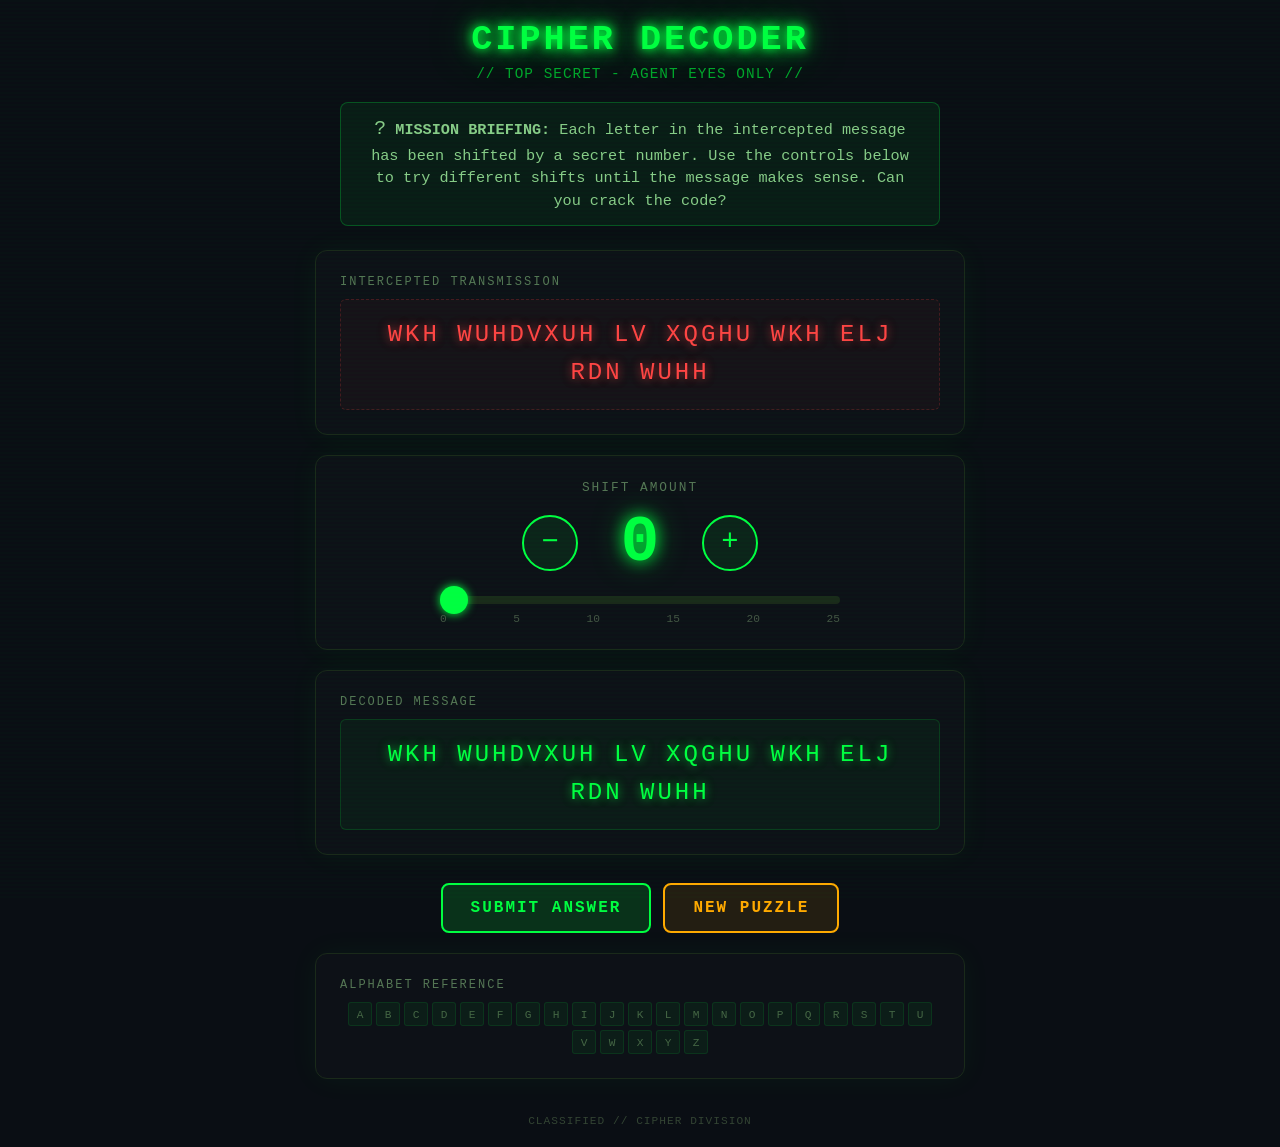
<file: static/games/cipher/index.html>
<!DOCTYPE html>
<html lang="en">
<head>
<meta charset="UTF-8">
<meta name="viewport" content="width=device-width, initial-scale=1.0">
<title>Secret Agent Cipher Decoder</title>
<style>
  @import url('');
  * { margin: 0; padding: 0; box-sizing: border-box; }

  body {
    background: #0a0e14;
    color: #e0e0e0;
    font-family: 'Courier New', Courier, monospace;
    min-height: 100vh;
    display: flex;
    flex-direction: column;
    align-items: center;
    padding: 20px;
    overflow-x: hidden;
  }

  /* Scanline overlay */
  body::after {
    content: '';
    position: fixed;
    top: 0; left: 0; right: 0; bottom: 0;
    background: repeating-linear-gradient(
      0deg,
      transparent,
      transparent 2px,
      rgba(0, 255, 65, 0.015) 2px,
      rgba(0, 255, 65, 0.015) 4px
    );
    pointer-events: none;
    z-index: 1000;
  }

  h1 {
    font-size: clamp(1.4rem, 5vw, 2.2rem);
    color: #00ff41;
    text-shadow: 0 0 10px #00ff41, 0 0 20px #00ff41, 0 0 40px #00882a;
    text-align: center;
    margin-bottom: 6px;
    letter-spacing: 3px;
    text-transform: uppercase;
  }

  .subtitle {
    color: #00cc33;
    font-size: clamp(0.7rem, 2.5vw, 0.9rem);
    text-align: center;
    margin-bottom: 20px;
    opacity: 0.8;
    letter-spacing: 1px;
  }

  .hint-box {
    background: rgba(0, 255, 65, 0.06);
    border: 1px solid rgba(0, 255, 65, 0.25);
    border-radius: 8px;
    padding: 12px 20px;
    max-width: 600px;
    width: 100%;
    text-align: center;
    margin-bottom: 24px;
    color: #88cc88;
    font-size: clamp(0.8rem, 2.5vw, 0.95rem);
    line-height: 1.5;
  }

  .hint-box .icon { font-size: 1.3em; }

  .panel {
    background: #0d1117;
    border: 1px solid #1a2a1a;
    border-radius: 12px;
    padding: 24px;
    max-width: 650px;
    width: 100%;
    margin-bottom: 20px;
    box-shadow: 0 0 30px rgba(0, 255, 65, 0.05);
  }

  .label {
    font-size: 0.75rem;
    text-transform: uppercase;
    letter-spacing: 2px;
    color: #557755;
    margin-bottom: 10px;
  }

  .encrypted-text {
    font-family: 'Courier New', Courier, monospace;
    font-size: clamp(1rem, 3.5vw, 1.5rem);
    color: #ff4444;
    text-shadow: 0 0 8px rgba(255, 68, 68, 0.5), 0 0 16px rgba(255, 68, 68, 0.2);
    letter-spacing: 3px;
    word-break: break-word;
    line-height: 1.6;
    padding: 16px;
    background: rgba(255, 68, 68, 0.04);
    border: 1px dashed rgba(255, 68, 68, 0.2);
    border-radius: 6px;
    text-align: center;
    animation: flicker 4s infinite alternate;
  }

  @keyframes flicker {
    0%, 95% { opacity: 1; }
    96% { opacity: 0.85; }
    97% { opacity: 1; }
    98% { opacity: 0.9; }
    100% { opacity: 1; }
  }

  .decoded-text {
    font-family: 'Courier New', Courier, monospace;
    font-size: clamp(1rem, 3.5vw, 1.5rem);
    color: #00ff41;
    text-shadow: 0 0 8px rgba(0, 255, 65, 0.5), 0 0 16px rgba(0, 255, 65, 0.2);
    letter-spacing: 3px;
    word-break: break-word;
    line-height: 1.6;
    padding: 16px;
    background: rgba(0, 255, 65, 0.04);
    border: 1px solid rgba(0, 255, 65, 0.15);
    border-radius: 6px;
    text-align: center;
    min-height: 60px;
    transition: all 0.2s ease;
  }

  .shift-controls {
    display: flex;
    flex-direction: column;
    align-items: center;
    gap: 16px;
  }

  .shift-display {
    font-size: clamp(2.5rem, 8vw, 4rem);
    color: #00ff41;
    text-shadow: 0 0 15px #00ff41, 0 0 30px #00882a;
    font-weight: bold;
    width: 100px;
    text-align: center;
    line-height: 1;
  }

  .shift-label-text {
    font-size: 0.8rem;
    color: #557755;
    text-transform: uppercase;
    letter-spacing: 2px;
  }

  .button-row {
    display: flex;
    gap: 12px;
    align-items: center;
    flex-wrap: wrap;
    justify-content: center;
  }

  .shift-btn {
    width: 56px;
    height: 56px;
    border-radius: 50%;
    border: 2px solid #00ff41;
    background: rgba(0, 255, 65, 0.08);
    color: #00ff41;
    font-size: 1.8rem;
    font-family: 'Courier New', monospace;
    cursor: pointer;
    display: flex;
    align-items: center;
    justify-content: center;
    transition: all 0.15s ease;
    user-select: none;
    -webkit-tap-highlight-color: transparent;
  }

  .shift-btn:hover {
    background: rgba(0, 255, 65, 0.2);
    box-shadow: 0 0 15px rgba(0, 255, 65, 0.3);
  }

  .shift-btn:active {
    transform: scale(0.92);
    background: rgba(0, 255, 65, 0.3);
  }

  .slider-wrap {
    width: 100%;
    max-width: 400px;
  }

  input[type="range"] {
    -webkit-appearance: none;
    appearance: none;
    width: 100%;
    height: 8px;
    background: #1a2a1a;
    border-radius: 4px;
    outline: none;
    cursor: pointer;
  }

  input[type="range"]::-webkit-slider-thumb {
    -webkit-appearance: none;
    appearance: none;
    width: 28px;
    height: 28px;
    border-radius: 50%;
    background: #00ff41;
    box-shadow: 0 0 10px #00ff41;
    cursor: pointer;
  }

  input[type="range"]::-moz-range-thumb {
    width: 28px;
    height: 28px;
    border-radius: 50%;
    background: #00ff41;
    box-shadow: 0 0 10px #00ff41;
    cursor: pointer;
    border: none;
  }

  .slider-labels {
    display: flex;
    justify-content: space-between;
    font-size: 0.7rem;
    color: #445544;
    margin-top: 4px;
  }

  .action-buttons {
    display: flex;
    gap: 12px;
    justify-content: center;
    flex-wrap: wrap;
    margin-top: 8px;
  }

  .btn {
    padding: 14px 28px;
    border-radius: 8px;
    font-family: 'Courier New', monospace;
    font-size: clamp(0.85rem, 2.5vw, 1rem);
    font-weight: bold;
    text-transform: uppercase;
    letter-spacing: 2px;
    cursor: pointer;
    transition: all 0.2s ease;
    user-select: none;
    -webkit-tap-highlight-color: transparent;
  }

  .btn-submit {
    background: rgba(0, 255, 65, 0.15);
    border: 2px solid #00ff41;
    color: #00ff41;
  }

  .btn-submit:hover {
    background: rgba(0, 255, 65, 0.3);
    box-shadow: 0 0 20px rgba(0, 255, 65, 0.3);
  }

  .btn-submit:active {
    transform: scale(0.96);
  }

  .btn-new {
    background: rgba(255, 170, 0, 0.1);
    border: 2px solid #ffaa00;
    color: #ffaa00;
  }

  .btn-new:hover {
    background: rgba(255, 170, 0, 0.25);
    box-shadow: 0 0 20px rgba(255, 170, 0, 0.2);
  }

  .btn-new:active {
    transform: scale(0.96);
  }

  .alphabet-ref {
    display: flex;
    flex-wrap: wrap;
    justify-content: center;
    gap: 4px;
    margin-top: 6px;
  }

  .alphabet-ref span {
    display: inline-block;
    width: 24px;
    height: 24px;
    line-height: 24px;
    text-align: center;
    font-size: 0.7rem;
    border-radius: 3px;
    background: rgba(0, 255, 65, 0.05);
    border: 1px solid rgba(0, 255, 65, 0.1);
    color: #446644;
  }

  .footer-note {
    margin-top: 16px;
    font-size: 0.7rem;
    color: #334433;
    text-align: center;
    letter-spacing: 1px;
  }

  @media (max-width: 480px) {
    body { padding: 12px; }
    .panel { padding: 16px; }
    .encrypted-text, .decoded-text {
      letter-spacing: 2px;
      padding: 12px;
    }
    .shift-btn { width: 48px; height: 48px; font-size: 1.5rem; }
  }
</style>
</head>
<body>

<h1>Cipher Decoder</h1>
<p class="subtitle">// TOP SECRET - AGENT EYES ONLY //</p>

<div class="hint-box">
  <span class="icon">?</span> <strong>MISSION BRIEFING:</strong> Each letter in the intercepted message has been shifted by a secret number. Use the controls below to try different shifts until the message makes sense. Can you crack the code?
</div>

<div class="panel">
  <div class="label">Intercepted Transmission</div>
  <div class="encrypted-text" id="encrypted"></div>
</div>

<div class="panel">
  <div class="shift-controls">
    <div class="shift-label-text">Shift Amount</div>
    <div class="button-row">
      <button class="shift-btn" id="btnMinus" aria-label="Decrease shift">&minus;</button>
      <div class="shift-display" id="shiftNum">0</div>
      <button class="shift-btn" id="btnPlus" aria-label="Increase shift">+</button>
    </div>
    <div class="slider-wrap">
      <input type="range" id="shiftSlider" min="0" max="25" value="0">
      <div class="slider-labels"><span>0</span><span>5</span><span>10</span><span>15</span><span>20</span><span>25</span></div>
    </div>
  </div>
</div>

<div class="panel">
  <div class="label">Decoded Message</div>
  <div class="decoded-text" id="decoded">---</div>
</div>

<div class="action-buttons">
  <button class="btn btn-submit" id="btnSubmit">Submit Answer</button>
  <button class="btn btn-new" id="btnNew">New Puzzle</button>
</div>

<div class="panel" style="margin-top: 20px;">
  <div class="label">Alphabet Reference</div>
  <div class="alphabet-ref" id="alphaRef"></div>
</div>

<p class="footer-note">CLASSIFIED // CIPHER DIVISION</p>

<script>
(function() {
  var puzzles = [
    { plain: "THE TREASURE IS UNDER THE BIG OAK TREE", shift: 3 },
    { plain: "LOOK BEHIND THE PAINTING IN THE HALLWAY", shift: 7 },
    { plain: "CHECK INSIDE THE BLUE COOKIE JAR", shift: 13 },
    { plain: "THE SECRET WORD IS ADVENTURE", shift: 5 },
    { plain: "FOLLOW THE PATH TO THE GARDEN GATE", shift: 11 }
  ];

  var currentPuzzle = null;
  var currentShift = 0;
  var lastIndex = -1;

  var elEncrypted = document.getElementById('encrypted');
  var elDecoded = document.getElementById('decoded');
  var elShiftNum = document.getElementById('shiftNum');
  var elSlider = document.getElementById('shiftSlider');
  var elAlphaRef = document.getElementById('alphaRef');

  // Build alphabet reference
  for (var i = 0; i < 26; i++) {
    var s = document.createElement('span');
    s.textContent = String.fromCharCode(65 + i);
    elAlphaRef.appendChild(s);
  }

  function caesarShift(text, shift) {
    var result = '';
    for (var i = 0; i < text.length; i++) {
      var c = text.charCodeAt(i);
      if (c >= 65 && c <= 90) {
        result += String.fromCharCode(((c - 65 + shift) % 26 + 26) % 26 + 65);
      } else if (c >= 97 && c <= 122) {
        result += String.fromCharCode(((c - 97 + shift) % 26 + 26) % 26 + 97);
      } else {
        result += text[i];
      }
    }
    return result;
  }

  function encrypt(text, shift) {
    return caesarShift(text, shift);
  }

  function decrypt(text, shift) {
    return caesarShift(text, -shift);
  }

  function loadPuzzle() {
    var idx;
    do {
      idx = Math.floor(Math.random() * puzzles.length);
    } while (idx === lastIndex && puzzles.length > 1);
    lastIndex = idx;

    currentPuzzle = puzzles[idx];
    currentShift = 0;

    var cipherText = encrypt(currentPuzzle.plain, currentPuzzle.shift);
    elEncrypted.textContent = cipherText;

    elSlider.value = 0;
    updateDisplay();
  }

  function updateDisplay() {
    elShiftNum.textContent = currentShift;
    elSlider.value = currentShift;

    var cipherText = elEncrypted.textContent;
    var decoded = decrypt(cipherText, currentShift);
    elDecoded.textContent = decoded;

    // Glow brighter when correct
    if (decoded === currentPuzzle.plain) {
      elDecoded.style.textShadow = '0 0 10px #00ff41, 0 0 20px #00ff41, 0 0 40px #00ff41';
    } else {
      elDecoded.style.textShadow = '0 0 8px rgba(0,255,65,0.5), 0 0 16px rgba(0,255,65,0.2)';
    }
  }

  function setShift(val) {
    currentShift = ((val % 26) + 26) % 26;
    updateDisplay();
  }

  document.getElementById('btnPlus').addEventListener('click', function() {
    setShift(currentShift + 1);
  });

  document.getElementById('btnMinus').addEventListener('click', function() {
    setShift(currentShift - 1);
  });

  elSlider.addEventListener('input', function() {
    setShift(parseInt(this.value, 10));
  });

  document.getElementById('btnSubmit').addEventListener('click', function() {
    var decoded = decrypt(elEncrypted.textContent, currentShift);
    if (decoded === currentPuzzle.plain) {
      window.alert("Great Job Children! You cracked the code!");
    } else {
      window.alert("Not quite right... Keep trying different shifts!");
    }
  });

  document.getElementById('btnNew').addEventListener('click', function() {
    loadPuzzle();
  });

  // Keyboard support
  document.addEventListener('keydown', function(e) {
    if (e.key === 'ArrowRight' || e.key === 'ArrowUp') {
      e.preventDefault();
      setShift(currentShift + 1);
    } else if (e.key === 'ArrowLeft' || e.key === 'ArrowDown') {
      e.preventDefault();
      setShift(currentShift - 1);
    } else if (e.key === 'Enter') {
      document.getElementById('btnSubmit').click();
    }
  });

  loadPuzzle();
})();
</script>
</body>
</html>
</file>
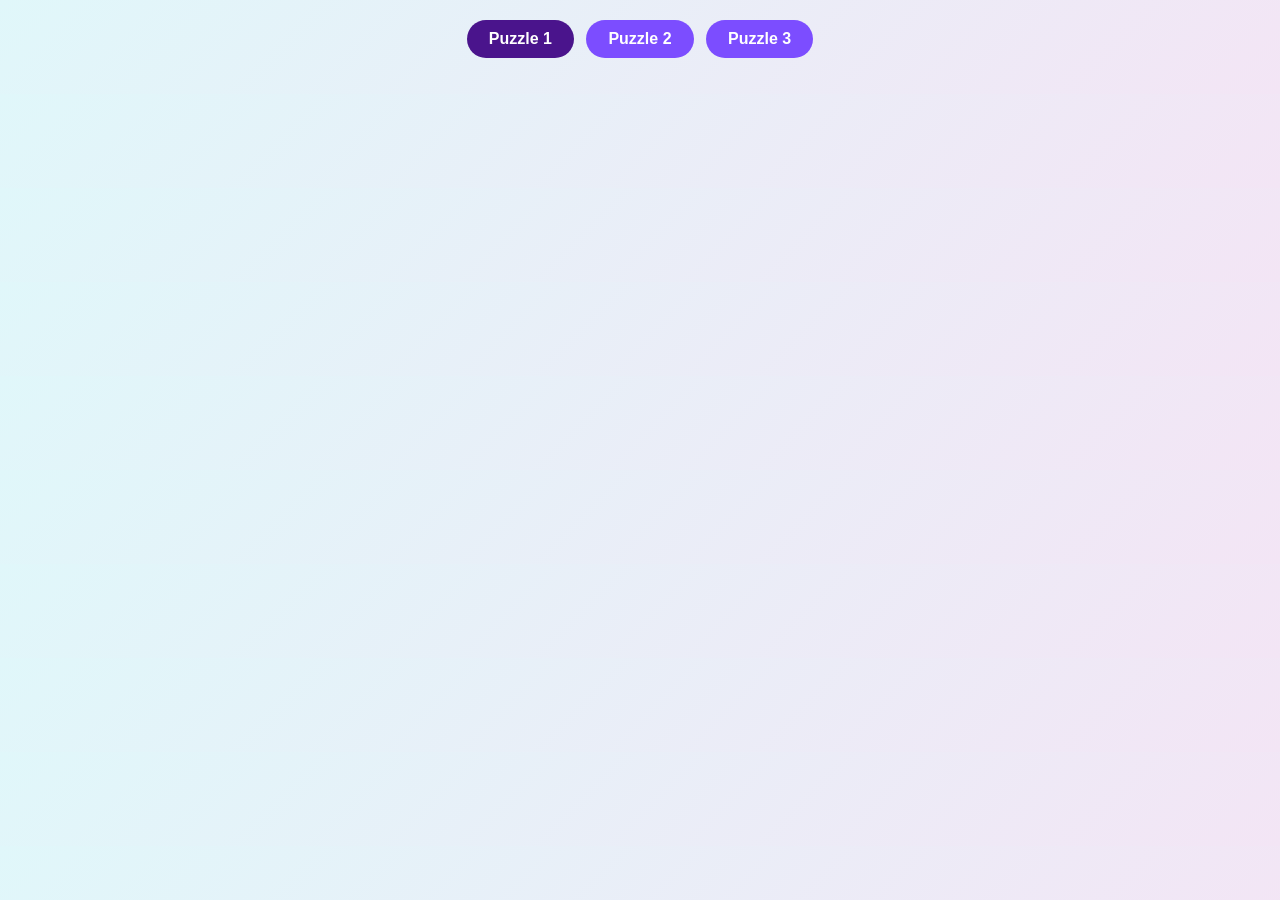
<file: static/games/crossword/index.html>
<!DOCTYPE html>
<html lang="en">
<head>
<meta charset="UTF-8">
<meta name="viewport" content="width=device-width, initial-scale=1.0">
<title>Crossword Puzzle</title>
<script src="https://viresh-ratnakar.github.io/exolve-m.js"></script>
<link rel="stylesheet" href="https://viresh-ratnakar.github.io/exolve-m.css">
<style>
body {
  font-family: 'Segoe UI', sans-serif;
  background: linear-gradient(135deg, #e0f7fa, #f3e5f5);
  margin: 0;
  padding: 16px;
}
.puzzle-picker {
  text-align: center;
  margin-bottom: 16px;
}
.puzzle-picker button {
  padding: 10px 22px;
  font-size: 1rem;
  border: none;
  border-radius: 24px;
  cursor: pointer;
  font-weight: 600;
  background: #7c4dff;
  color: #fff;
  margin: 4px;
  transition: transform 0.1s;
}
.puzzle-picker button:hover { transform: translateY(-1px); }
.puzzle-picker button.active { background: #4a148c; }
.puzzle-container { display: none; }
.puzzle-container.active { display: block; }
</style>
</head>
<body>

<div class="puzzle-picker">
  <button onclick="showPuzzle(0)" id="btn0">Puzzle 1</button>
  <button onclick="showPuzzle(1)" id="btn1">Puzzle 2</button>
  <button onclick="showPuzzle(2)" id="btn2">Puzzle 3</button>
</div>

<div class="puzzle-container active" id="puzzle0">
<script type="text/exolve">
exolve-begin
  exolve-id: crossword-001
  exolve-title: Crossword 1
  exolve-setter: Big Bunny
  exolve-width: 9
  exolve-height: 3
  exolve-grid:
    ALSO.AREA
    R..D.R..D
    MAKE.KIND
  exolve-across:
    1 In addition; too (4)
    5 A region or space (4)
    7 To create or build (4)
    8 Friendly and caring (4)
  exolve-down:
    1 Your body part between shoulder and hand (3)
    2 A type of poem (3)
    5 Noah's boat (3)
    6 Put numbers together (3)
exolve-end
</script>
</div>

<div class="puzzle-container" id="puzzle1">
<script type="text/exolve">
exolve-begin
  exolve-id: crossword-002
  exolve-title: Crossword 2
  exolve-setter: Big Bunny
  exolve-width: 9
  exolve-height: 3
  exolve-grid:
    GRAY.BUZZ
    N..E.U..E
    UNIT.YARN
  exolve-across:
    1 Color between black and white (4)
    5 The sound a bee makes (4)
    7 One single thing (4)
    8 String for knitting (4)
  exolve-down:
    1 A wildebeest (3)
    2 Still; up to now (3)
    5 To purchase something (3)
    6 A peaceful Japanese garden idea (3)
exolve-end
</script>
</div>

<div class="puzzle-container" id="puzzle2">
<script type="text/exolve">
exolve-begin
  exolve-id: crossword-003
  exolve-title: Crossword 3
  exolve-setter: Big Bunny
  exolve-width: 9
  exolve-height: 3
  exolve-grid:
    BEEF.THAN
    A..E.A..O
    READ.BEAT
  exolve-across:
    1 Meat from a cow (4)
    5 Bigger ___ a breadbox (4)
    7 Look at words in a book (4)
    8 The rhythm of music (4)
  exolve-down:
    1 At a pub, you sit at the ___ (3)
    2 Gave food to (3)
    5 Taxi cab (3)
    6 Opposite of yes (3)
exolve-end
</script>
</div>

<script>
function showPuzzle(idx) {
  document.querySelectorAll('.puzzle-container').forEach((el, i) => {
    el.classList.toggle('active', i === idx);
  });
  document.querySelectorAll('.puzzle-picker button').forEach((btn, i) => {
    btn.classList.toggle('active', i === idx);
  });
}
showPuzzle(0);
</script>
</body>
</html>
</file>
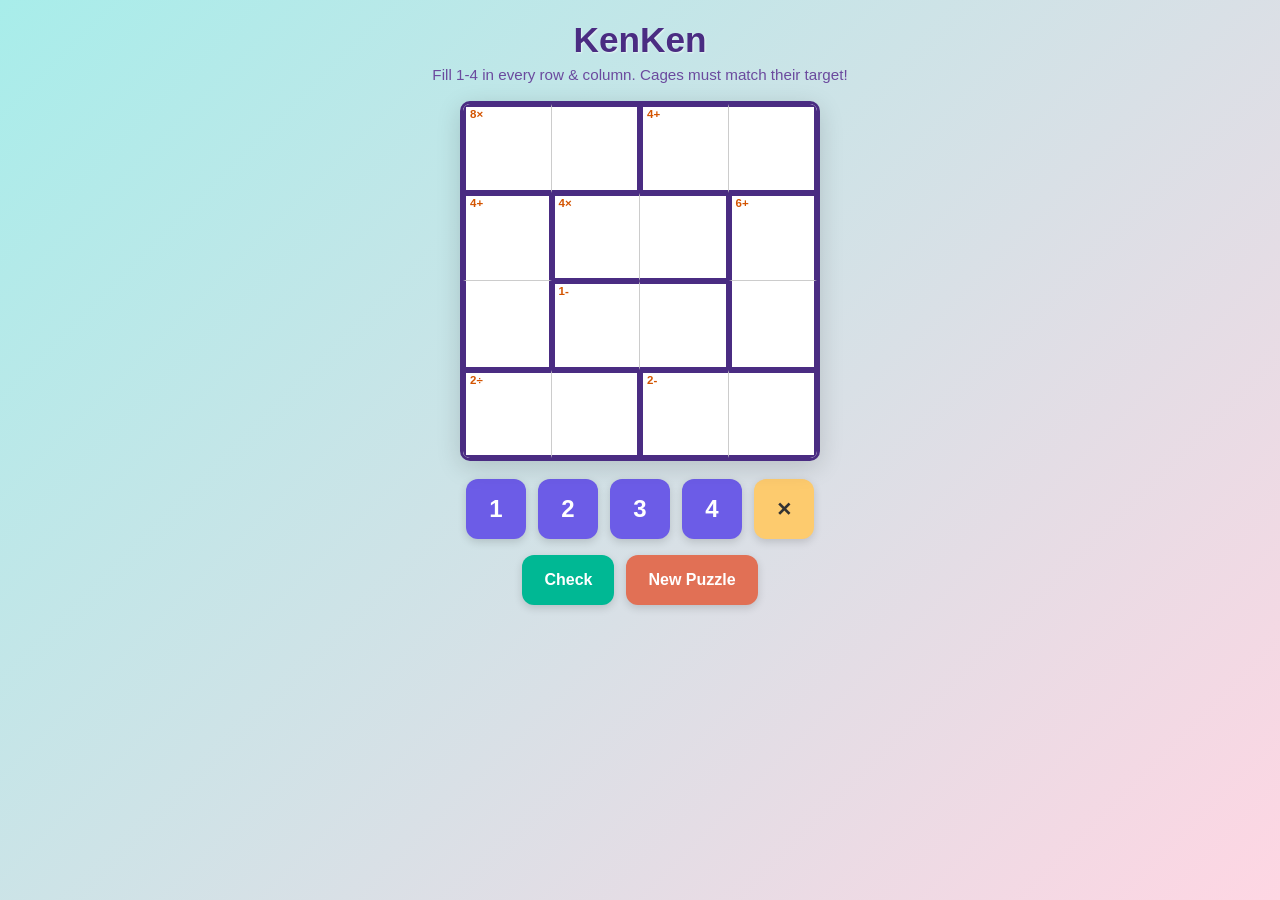
<file: static/games/kenken/index.html>
<!DOCTYPE html>
<html lang="en">
<head>
<meta charset="UTF-8">
<meta name="viewport" content="width=device-width, initial-scale=1.0, user-scalable=no">
<title>KenKen Puzzle</title>
<style>
  * { box-sizing: border-box; margin: 0; padding: 0; }
  body {
    font-family: 'Segoe UI', Tahoma, Geneva, Verdana, sans-serif;
    background: linear-gradient(135deg, #a8edea 0%, #fed6e3 100%);
    min-height: 100vh;
    display: flex;
    flex-direction: column;
    align-items: center;
    padding: 20px;
    -webkit-tap-highlight-color: transparent;
    user-select: none;
  }
  h1 {
    font-size: 2.2rem;
    color: #4a2c82;
    margin-bottom: 6px;
    text-shadow: 1px 1px 2px rgba(255,255,255,0.6);
  }
  .subtitle {
    color: #6b4a9e;
    font-size: 0.95rem;
    margin-bottom: 18px;
  }
  #grid-container {
    position: relative;
    display: grid;
    grid-template-columns: repeat(4, 1fr);
    grid-template-rows: repeat(4, 1fr);
    width: min(85vw, 360px);
    height: min(85vw, 360px);
    background: #fff;
    border-radius: 10px;
    overflow: hidden;
    box-shadow: 0 6px 24px rgba(0,0,0,0.15);
    border: 3px solid #4a2c82;
  }
  .cell {
    position: relative;
    display: flex;
    align-items: center;
    justify-content: center;
    font-size: 2rem;
    font-weight: 700;
    color: #333;
    cursor: pointer;
    background: #fff;
    transition: background 0.15s;
    /* thin default borders */
    border-right: 1px solid #ccc;
    border-bottom: 1px solid #ccc;
  }
  .cell:nth-child(4n) { border-right: none; }
  .cell:nth-child(n+13) { border-bottom: none; }

  .cell.selected { background: #d4b8ff; }
  .cell.incorrect { background: #ffb3b3; }

  .cage-label {
    position: absolute;
    top: 2px;
    left: 4px;
    font-size: 0.72rem;
    font-weight: 700;
    color: #d35400;
    pointer-events: none;
    line-height: 1;
  }

  /* Cage borders — applied via JS as data attributes */
  .cell[data-bt="1"] { border-top: 3px solid #4a2c82; }
  .cell[data-bb="1"] { border-bottom: 3px solid #4a2c82; }
  .cell[data-bl="1"] { border-left: 3px solid #4a2c82; }
  .cell[data-br="1"] { border-right: 3px solid #4a2c82; }

  .number-buttons {
    display: flex;
    gap: 12px;
    margin-top: 18px;
    flex-wrap: wrap;
    justify-content: center;
  }
  .num-btn, .action-btn {
    width: 60px; height: 60px;
    font-size: 1.5rem;
    font-weight: 700;
    border: none;
    border-radius: 12px;
    cursor: pointer;
    transition: transform 0.1s, box-shadow 0.1s;
    box-shadow: 0 3px 8px rgba(0,0,0,0.15);
  }
  .num-btn {
    background: #6c5ce7;
    color: #fff;
  }
  .num-btn:active, .action-btn:active {
    transform: scale(0.93);
    box-shadow: 0 1px 4px rgba(0,0,0,0.2);
  }
  .clear-btn {
    background: #fdcb6e;
    color: #333;
    font-size: 1.2rem;
  }

  .actions {
    display: flex;
    gap: 12px;
    margin-top: 16px;
    flex-wrap: wrap;
    justify-content: center;
  }
  .action-btn {
    width: auto;
    padding: 0 22px;
    height: 50px;
    font-size: 1rem;
    font-weight: 600;
    border-radius: 12px;
  }
  .check-btn { background: #00b894; color: #fff; }
  .new-btn { background: #e17055; color: #fff; }
</style>
</head>
<body>
<h1>KenKen</h1>
<p class="subtitle">Fill 1-4 in every row &amp; column. Cages must match their target!</p>
<div id="grid-container"></div>
<div class="number-buttons">
  <button class="num-btn" onclick="enterNumber(1)">1</button>
  <button class="num-btn" onclick="enterNumber(2)">2</button>
  <button class="num-btn" onclick="enterNumber(3)">3</button>
  <button class="num-btn" onclick="enterNumber(4)">4</button>
  <button class="num-btn clear-btn" onclick="enterNumber(0)">✕</button>
</div>
<div class="actions">
  <button class="action-btn check-btn" onclick="checkPuzzle()">Check</button>
  <button class="action-btn new-btn" onclick="newPuzzle()">New Puzzle</button>
</div>

<script>
// Puzzles: solution is a 4x4 grid (row-major), cages is an array of {cells:[index,...], target, op}
// Cell indices: 0-15, row = floor(i/4), col = i%4
var PUZZLES = [
  {
    solution: [1,2,3,4, 3,4,1,2, 4,3,2,1, 2,1,4,3],
    cages: [
      {cells:[0,1], target:3, op:'+'},
      {cells:[2,3], target:12, op:'×'},
      {cells:[4,8], target:12, op:'×'},
      {cells:[5,6], target:3, op:'-'},
      {cells:[7,11], target:1, op:'-'},
      {cells:[9,13], target:3, op:'÷'},
      {cells:[10,14], target:6, op:'+'},
      {cells:[12,15], target:5, op:'+'}
    ]
  },
  {
    solution: [2,1,4,3, 4,3,2,1, 1,4,3,2, 3,2,1,4],
    cages: [
      {cells:[0,4], target:6, op:'+'},
      {cells:[1,5], target:4, op:'+'},
      {cells:[2,3], target:1, op:'-'},
      {cells:[6,7], target:3, op:'+'},
      {cells:[8,12], target:4, op:'+'},
      {cells:[9,10], target:1, op:'-'},
      {cells:[11,15], target:6, op:'+'},
      {cells:[13,14], target:1, op:'-'}
    ]
  },
  {
    solution: [3,4,2,1, 1,2,4,3, 4,1,3,2, 2,3,1,4],
    cages: [
      {cells:[0,1], target:7, op:'+'},
      {cells:[2,6], target:8, op:'×'},
      {cells:[3,7], target:3, op:'×'},
      {cells:[4,5], target:1, op:'-'},
      {cells:[8,9], target:3, op:'-'},
      {cells:[10,11], target:1, op:'-'},
      {cells:[12,13], target:5, op:'+'},
      {cells:[14,15], target:4, op:'×'}
    ]
  },
  {
    solution: [4,3,1,2, 2,1,3,4, 3,4,2,1, 1,2,4,3],
    cages: [
      {cells:[0,4], target:2, op:'÷'},
      {cells:[1,2], target:2, op:'-'},
      {cells:[3,7], target:6, op:'+'},
      {cells:[5,9], target:4, op:'×'},
      {cells:[6,10], target:1, op:'-'},
      {cells:[8,12], target:2, op:'-'},
      {cells:[11,15], target:4, op:'+'},
      {cells:[13,14], target:6, op:'+'}
    ]
  },
  {
    solution: [1,3,4,2, 4,2,1,3, 2,4,3,1, 3,1,2,4],
    cages: [
      {cells:[0,1], target:4, op:'+'},
      {cells:[2,3], target:2, op:'-'},
      {cells:[4,5], target:2, op:'÷'},
      {cells:[6,7], target:3, op:'×'},
      {cells:[8,12], target:6, op:'×'},
      {cells:[9,13], target:3, op:'-'},
      {cells:[10,14], target:1, op:'-'},
      {cells:[11,15], target:5, op:'+'}
    ]
  },
  {
    solution: [2,4,1,3, 3,1,4,2, 1,3,2,4, 4,2,3,1],
    cages: [
      {cells:[0,1], target:8, op:'×'},
      {cells:[2,3], target:4, op:'+'},
      {cells:[4,8], target:4, op:'+'},
      {cells:[5,6], target:4, op:'×'},
      {cells:[7,11], target:6, op:'+'},
      {cells:[9,10], target:1, op:'-'},
      {cells:[12,13], target:2, op:'÷'},
      {cells:[14,15], target:2, op:'-'}
    ]
  }
];

var currentPuzzle = null;
var playerGrid = new Array(16).fill(0);
var selectedCell = -1;

function newPuzzle() {
  var idx = Math.floor(Math.random() * PUZZLES.length);
  currentPuzzle = PUZZLES[idx];
  playerGrid = new Array(16).fill(0);
  selectedCell = -1;
  renderGrid();
}

function renderGrid() {
  var container = document.getElementById('grid-container');
  container.innerHTML = '';

  // Build a map: cellIndex -> cageIndex
  var cellToCage = {};
  currentPuzzle.cages.forEach(function(cage, ci) {
    cage.cells.forEach(function(cellIdx) {
      cellToCage[cellIdx] = ci;
    });
  });

  for (var i = 0; i < 16; i++) {
    var div = document.createElement('div');
    div.className = 'cell';
    div.dataset.idx = i;

    var row = Math.floor(i / 4);
    var col = i % 4;
    var myCage = cellToCage[i];

    // Determine thick cage borders
    // Top border: if row==0 or the cell above is in a different cage
    if (row === 0 || cellToCage[(row - 1) * 4 + col] !== myCage) div.dataset.bt = '1';
    // Bottom border
    if (row === 3 || cellToCage[(row + 1) * 4 + col] !== myCage) div.dataset.bb = '1';
    // Left border
    if (col === 0 || cellToCage[row * 4 + col - 1] !== myCage) div.dataset.bl = '1';
    // Right border
    if (col === 3 || cellToCage[row * 4 + col + 1] !== myCage) div.dataset.br = '1';

    // Cage label on the first cell of the cage
    var cage = currentPuzzle.cages[myCage];
    if (cage && cage.cells[0] === i) {
      var label = document.createElement('span');
      label.className = 'cage-label';
      var opDisplay = cage.op;
      if (cage.cells.length === 1) {
        label.textContent = cage.target;
      } else {
        label.textContent = cage.target + opDisplay;
      }
      div.appendChild(label);
    }

    if (playerGrid[i] !== 0) {
      // Add number as a text node (after label)
      var numSpan = document.createElement('span');
      numSpan.textContent = playerGrid[i];
      div.appendChild(numSpan);
    }

    if (i === selectedCell) div.classList.add('selected');

    div.addEventListener('click', (function(idx) {
      return function() { selectCell(idx); };
    })(i));

    container.appendChild(div);
  }
}

function selectCell(idx) {
  // Clear any incorrect highlights
  document.querySelectorAll('.cell.incorrect').forEach(function(c) { c.classList.remove('incorrect'); });
  selectedCell = idx;
  renderGrid();
}

function enterNumber(n) {
  if (selectedCell < 0) return;
  playerGrid[selectedCell] = n;
  // Clear incorrect highlights
  document.querySelectorAll('.cell.incorrect').forEach(function(c) { c.classList.remove('incorrect'); });
  renderGrid();
  // Auto-check for win
  if (n !== 0 && playerGrid.indexOf(0) === -1) {
    if (isComplete()) {
      setTimeout(function() { window.alert('Great Job Children! Your next clue is: lights out'); }, 100);
    }
  }
}

function isComplete() {
  for (var i = 0; i < 16; i++) {
    if (playerGrid[i] !== currentPuzzle.solution[i]) return false;
  }
  return true;
}

function checkPuzzle() {
  var cells = document.querySelectorAll('.cell');
  var anyWrong = false;
  for (var i = 0; i < 16; i++) {
    cells[i].classList.remove('incorrect');
    if (playerGrid[i] !== 0 && playerGrid[i] !== currentPuzzle.solution[i]) {
      cells[i].classList.add('incorrect');
      anyWrong = true;
    }
  }
  if (!anyWrong && playerGrid.indexOf(0) === -1) {
    setTimeout(function() { window.alert('Great Job Children! Your next clue is: lights out'); }, 100);
  }
}

// Keyboard input
document.addEventListener('keydown', function(e) {
  var key = parseInt(e.key);
  if (key >= 1 && key <= 4) {
    enterNumber(key);
  } else if (e.key === 'Backspace' || e.key === 'Delete' || e.key === '0') {
    enterNumber(0);
  } else if (e.key === 'ArrowRight' && selectedCell >= 0 && selectedCell % 4 < 3) {
    selectCell(selectedCell + 1);
  } else if (e.key === 'ArrowLeft' && selectedCell >= 0 && selectedCell % 4 > 0) {
    selectCell(selectedCell - 1);
  } else if (e.key === 'ArrowDown' && selectedCell >= 0 && selectedCell < 12) {
    selectCell(selectedCell + 4);
  } else if (e.key === 'ArrowUp' && selectedCell >= 0 && selectedCell > 3) {
    selectCell(selectedCell - 4);
  }
});

// Validate all puzzles on load (dev check — silent)
(function validatePuzzles() {
  PUZZLES.forEach(function(p, pi) {
    // Check rows and cols
    for (var r = 0; r < 4; r++) {
      var row = [p.solution[r*4], p.solution[r*4+1], p.solution[r*4+2], p.solution[r*4+3]].sort().join(',');
      if (row !== '1,2,3,4') console.warn('Puzzle ' + pi + ' row ' + r + ' invalid: ' + row);
    }
    for (var c = 0; c < 4; c++) {
      var col = [p.solution[c], p.solution[c+4], p.solution[c+8], p.solution[c+12]].sort().join(',');
      if (col !== '1,2,3,4') console.warn('Puzzle ' + pi + ' col ' + c + ' invalid: ' + col);
    }
    // Check all cells covered exactly once
    var covered = new Array(16).fill(0);
    p.cages.forEach(function(cage) {
      cage.cells.forEach(function(ci) { covered[ci]++; });
    });
    for (var i = 0; i < 16; i++) {
      if (covered[i] !== 1) console.warn('Puzzle ' + pi + ' cell ' + i + ' covered ' + covered[i] + ' times');
    }
    // Check cage math
    p.cages.forEach(function(cage, ci) {
      var vals = cage.cells.map(function(idx) { return p.solution[idx]; });
      var ok = false;
      if (cage.cells.length === 1) {
        ok = vals[0] === cage.target;
      } else if (cage.op === '+') {
        var sum = vals.reduce(function(a,b){return a+b;}, 0);
        ok = sum === cage.target;
      } else if (cage.op === '×') {
        var prod = vals.reduce(function(a,b){return a*b;}, 1);
        ok = prod === cage.target;
      } else if (cage.op === '-') {
        ok = Math.abs(vals[0] - vals[1]) === cage.target;
      } else if (cage.op === '÷') {
        var big = Math.max(vals[0], vals[1]);
        var small = Math.min(vals[0], vals[1]);
        ok = big / small === cage.target;
      }
      if (!ok) console.warn('Puzzle ' + pi + ' cage ' + ci + ' math wrong: vals=' + vals + ' target=' + cage.target + cage.op);
    });
  });
})();

newPuzzle();
</script>
</body>
</html>
</file>
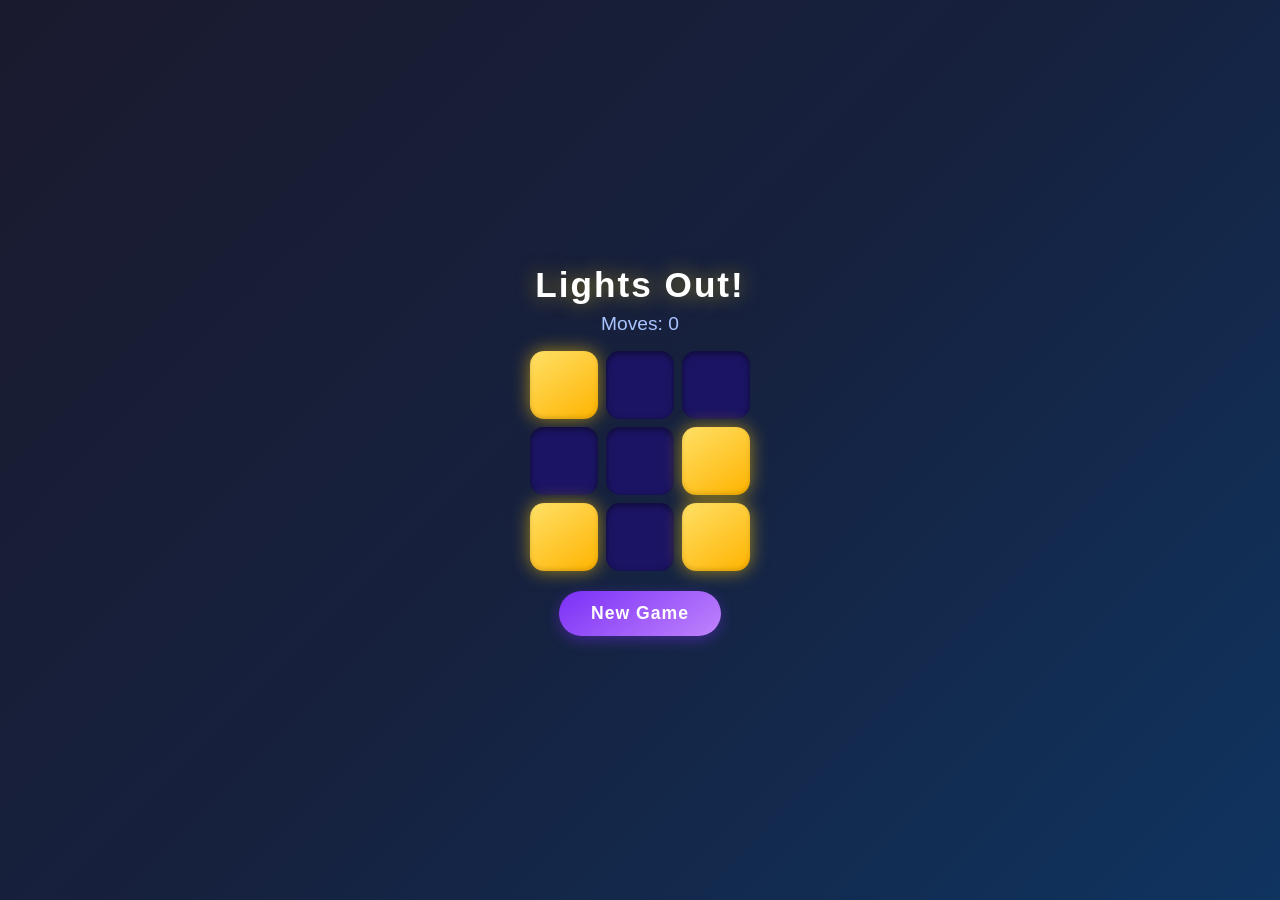
<file: static/games/lightsout/index.html>
<!DOCTYPE html>
<html lang="en">
<head>
<meta charset="UTF-8">
<meta name="viewport" content="width=device-width, initial-scale=1.0, maximum-scale=1.0, user-scalable=no">
<title>Lights Out!</title>
<style>
  * { margin: 0; padding: 0; box-sizing: border-box; }

  body {
    min-height: 100vh;
    display: flex;
    flex-direction: column;
    align-items: center;
    justify-content: center;
    background: linear-gradient(135deg, #1a1a2e, #16213e, #0f3460);
    font-family: 'Segoe UI', Tahoma, Geneva, Verdana, sans-serif;
    color: #fff;
    padding: 20px;
  }

  h1 {
    font-size: 2.2rem;
    margin-bottom: 8px;
    text-shadow: 0 0 20px rgba(255, 215, 0, 0.5);
    letter-spacing: 2px;
  }

  #moves {
    font-size: 1.2rem;
    margin-bottom: 16px;
    color: #aac4ff;
  }

  #grid {
    display: grid;
    grid-template-columns: repeat(3, 1fr);
    gap: 8px;
    margin-bottom: 20px;
  }

  .cell {
    width: 68px;
    height: 68px;
    border-radius: 14px;
    border: none;
    cursor: pointer;
    transition: background 0.15s, box-shadow 0.15s, transform 0.1s;
    outline: none;
  }

  .cell:active {
    transform: scale(0.92);
  }

  .cell.off {
    background: #1b1464;
    box-shadow: inset 0 2px 6px rgba(0,0,0,0.5);
  }

  .cell.on {
    background: linear-gradient(145deg, #ffe066, #ffb300);
    box-shadow: 0 0 18px rgba(255, 200, 0, 0.6), inset 0 -2px 4px rgba(0,0,0,0.15);
  }

  #newGame {
    padding: 12px 32px;
    font-size: 1.1rem;
    font-weight: 700;
    border: none;
    border-radius: 30px;
    cursor: pointer;
    background: linear-gradient(145deg, #7b2ff7, #c084fc);
    color: #fff;
    letter-spacing: 1px;
    box-shadow: 0 4px 14px rgba(123, 47, 247, 0.4);
    transition: transform 0.15s, box-shadow 0.15s;
  }

  #newGame:hover {
    transform: translateY(-2px);
    box-shadow: 0 6px 20px rgba(123, 47, 247, 0.6);
  }

  #newGame:active {
    transform: translateY(0);
  }

  @media (max-width: 420px) {
    .cell { width: 56px; height: 56px; border-radius: 12px; }
    #grid { gap: 6px; }
    h1 { font-size: 1.6rem; }
  }
</style>
</head>
<body>
<h1>Lights Out!</h1>
<div id="moves">Moves: 0</div>
<div id="grid"></div>
<button id="newGame">New Game</button>

<script>
(function() {
  var SIZE = 3;
  var grid = [];
  var moves = 0;

  var gridEl = document.getElementById('grid');
  var movesEl = document.getElementById('moves');

  function init() {
    // Start all off, then make random toggles to guarantee solvability
    grid = [];
    for (var i = 0; i < SIZE * SIZE; i++) grid.push(false);

    var numMoves = 8 + Math.floor(Math.random() * 10);
    for (var m = 0; m < numMoves; m++) {
      var r = Math.floor(Math.random() * SIZE);
      var c = Math.floor(Math.random() * SIZE);
      applyToggle(r, c);
    }

    // Make sure at least one light is on
    var anyOn = grid.some(function(v) { return v; });
    if (!anyOn) {
      var r2 = Math.floor(Math.random() * SIZE);
      var c2 = Math.floor(Math.random() * SIZE);
      applyToggle(r2, c2);
    }

    moves = 0;
    movesEl.textContent = 'Moves: 0';
    render();
  }

  function idx(r, c) { return r * SIZE + c; }

  function applyToggle(r, c) {
    grid[idx(r, c)] = !grid[idx(r, c)];
    if (r > 0) grid[idx(r - 1, c)] = !grid[idx(r - 1, c)];
    if (r < SIZE - 1) grid[idx(r + 1, c)] = !grid[idx(r + 1, c)];
    if (c > 0) grid[idx(r, c - 1)] = !grid[idx(r, c - 1)];
    if (c < SIZE - 1) grid[idx(r, c + 1)] = !grid[idx(r, c + 1)];
  }

  function render() {
    gridEl.innerHTML = '';
    for (var r = 0; r < SIZE; r++) {
      for (var c = 0; c < SIZE; c++) {
        var btn = document.createElement('button');
        btn.className = 'cell ' + (grid[idx(r, c)] ? 'on' : 'off');
        btn.setAttribute('data-r', r);
        btn.setAttribute('data-c', c);
        btn.addEventListener('click', onCellClick);
        gridEl.appendChild(btn);
      }
    }
  }

  function onCellClick(e) {
    var r = parseInt(e.target.getAttribute('data-r'));
    var c = parseInt(e.target.getAttribute('data-c'));
    applyToggle(r, c);
    moves++;
    movesEl.textContent = 'Moves: ' + moves;
    render();

    if (grid.every(function(v) { return !v; })) {
      window.alert('Great Job Children! Your next clue is: sparkle');
    }
  }

  document.getElementById('newGame').addEventListener('click', init);
  init();
})();
</script>
</body>
</html>
</file>
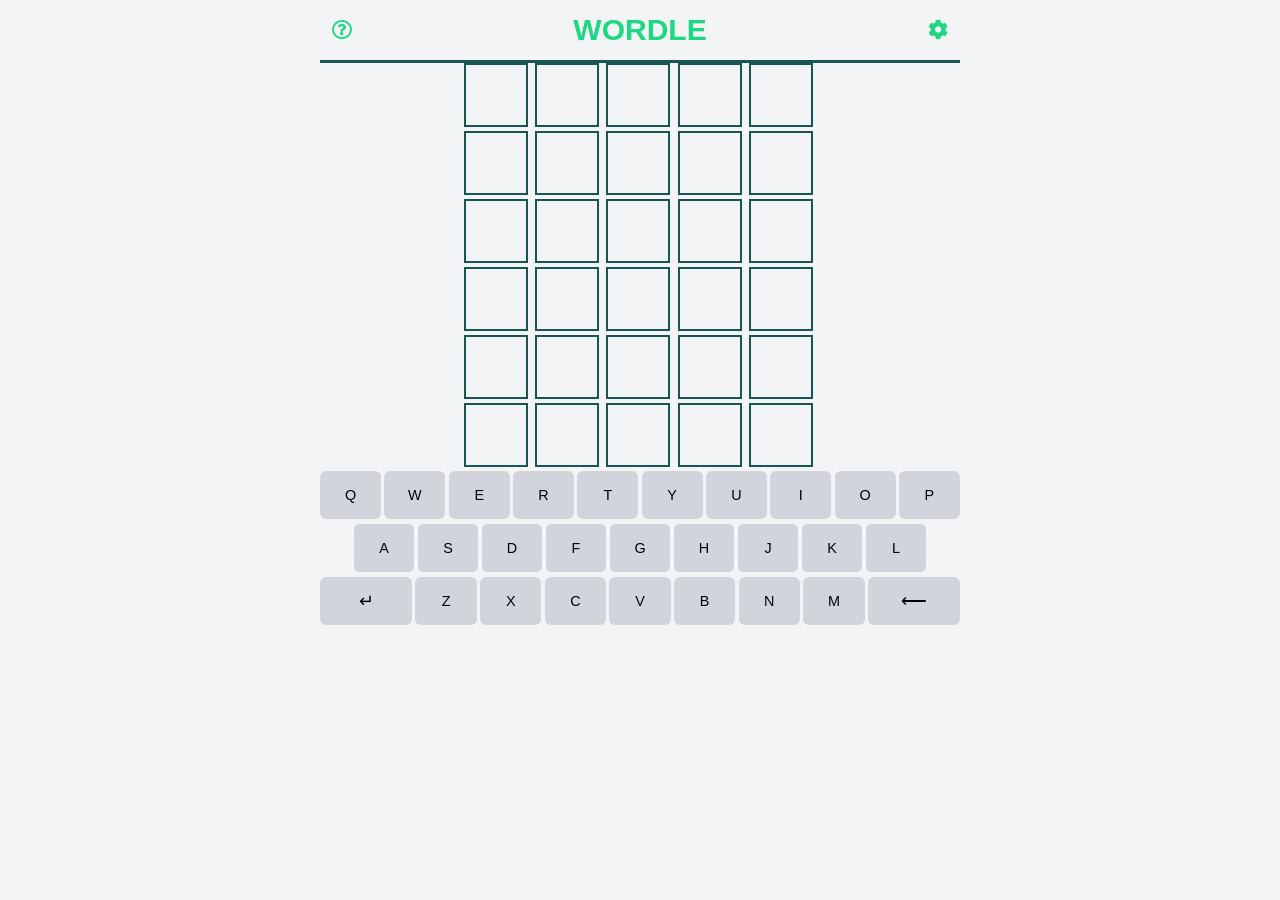
<file: static/games/wordle/index.html>
<!DOCTYPE html>
<html lang="en">
    <head>
        <meta charset="UTF-8" />
        <meta http-equiv="X-UA-Compatible" content="IE=edge" />
        <meta name="viewport" content="width=device-width, initial-scale=1.0, maximum-scale=1.0, user-scalable=no" />
        <title>Wordle - A word puzzle game</title>
        <!-- Linking stylesheet -->
        <link rel="stylesheet" href="./src/icon/css/all.min.css" />
        <link rel="stylesheet" href="./src/css/styles.css" />
        <!-- Linking javascript -->
        <script src="./src/js/index.js" defer></script>
    </head>
    <body class="bg-gray-100 dark:bg-primaryBg relative">
        <!-- Header section start -->
        <section id="gameSection" class="game-section">
            <nav class="w-full h-auto">
                <div
                    class="row p-3 border-b-3px dark:border-secondaryBg border-secondaryBg"
                >
                    <div class="flex items-center justify-center">
                        <div class="">
                            <i
                                id="rulesButton"
                                class="far fa-question-circle text-xl text-primary dark:text-white cursor-pointer transition-all dark:hover:text-primary hover:text-secondaryBg"
                            ></i>
                        </div>
                        <div class="text-center flex-grow">
                            <h1
                                class="text-primary dark:text-white text-3xl font-semibold uppercase font-heading"
                            >
                                wordle
                            </h1>
                        </div>
                        <div class="">
                            <i
                                id="settingsButton"
                                class="fa fa-cog text-xl text-primary dark:text-white cursor-pointer transition-all dark:hover:text-primary hover:text-secondaryBg"
                            ></i>
                        </div>
                    </div>
                </div>
            </nav>
            <!-- Header section end -->

            <!-- Game board section start -->
            <section class="w-full h-auto py-2">
                <div class="row">
                    <div class="game-board">
                        <div class="game-cell game-cell-1">
                            <h2
                                class="text-black dark:text-white font-medium text-4xl uppercase"
                            ></h2>
                        </div>

                        <div class="game-cell game-cell-2">
                            <h2
                                class="text-black dark:text-white font-medium text-4xl uppercase"
                            ></h2>
                        </div>

                        <div class="game-cell game-cell-3">
                            <h2
                                class="text-black dark:text-white font-medium text-4xl uppercase"
                            ></h2>
                        </div>

                        <div class="game-cell game-cell-4">
                            <h2
                                class="text-black dark:text-white font-medium text-4xl uppercase"
                            ></h2>
                        </div>

                        <div class="game-cell game-cell-5">
                            <h2
                                class="text-black dark:text-white font-medium text-4xl uppercase"
                            ></h2>
                        </div>

                        <div class="game-cell game-cell-6">
                            <h2
                                class="text-black dark:text-white font-medium text-4xl uppercase"
                            ></h2>
                        </div>

                        <div class="game-cell game-cell-7">
                            <h2
                                class="text-black dark:text-white font-medium text-4xl uppercase"
                            ></h2>
                        </div>

                        <div class="game-cell game-cell-8">
                            <h2
                                class="text-black dark:text-white font-medium text-4xl uppercase"
                            ></h2>
                        </div>

                        <div class="game-cell game-cell-9">
                            <h2
                                class="text-black dark:text-white font-medium text-4xl uppercase"
                            ></h2>
                        </div>

                        <div class="game-cell game-cell-10">
                            <h2
                                class="text-black dark:text-white font-medium text-4xl uppercase"
                            ></h2>
                        </div>

                        <div class="game-cell game-cell-11">
                            <h2
                                class="text-black dark:text-white font-medium text-4xl uppercase"
                            ></h2>
                        </div>

                        <div class="game-cell game-cell-12">
                            <h2
                                class="text-black dark:text-white font-medium text-4xl uppercase"
                            ></h2>
                        </div>

                        <div class="game-cell game-cell-13">
                            <h2
                                class="text-black dark:text-white font-medium text-4xl uppercase"
                            ></h2>
                        </div>

                        <div class="game-cell game-cell-14">
                            <h2
                                class="text-black dark:text-white font-medium text-4xl uppercase"
                            ></h2>
                        </div>

                        <div class="game-cell game-cell-15">
                            <h2
                                class="text-black dark:text-white font-medium text-4xl uppercase"
                            ></h2>
                        </div>

                        <div class="game-cell game-cell-16">
                            <h2
                                class="text-black dark:text-white font-medium text-4xl uppercase"
                            ></h2>
                        </div>

                        <div class="game-cell game-cell-17">
                            <h2
                                class="text-black dark:text-white font-medium text-4xl uppercase"
                            ></h2>
                        </div>

                        <div class="game-cell game-cell-18">
                            <h2
                                class="text-black dark:text-white font-medium text-4xl uppercase"
                            ></h2>
                        </div>

                        <div class="game-cell game-cell-19">
                            <h2
                                class="text-black dark:text-white font-medium text-4xl uppercase"
                            ></h2>
                        </div>

                        <div class="game-cell game-cell-20">
                            <h2
                                class="text-black dark:text-white font-medium text-4xl uppercase"
                            ></h2>
                        </div>

                        <div class="game-cell game-cell-21">
                            <h2
                                class="text-black dark:text-white font-medium text-4xl uppercase"
                            ></h2>
                        </div>

                        <div class="game-cell game-cell-22">
                            <h2
                                class="text-black dark:text-white font-medium text-4xl uppercase"
                            ></h2>
                        </div>

                        <div class="game-cell game-cell-23">
                            <h2
                                class="text-black dark:text-white font-medium text-4xl uppercase"
                            ></h2>
                        </div>

                        <div class="game-cell game-cell-24">
                            <h2
                                class="text-black dark:text-white font-medium text-4xl uppercase"
                            ></h2>
                        </div>

                        <div class="game-cell game-cell-25">
                            <h2
                                class="text-black dark:text-white font-medium text-4xl uppercase"
                            ></h2>
                        </div>

                        <div class="game-cell game-cell-26">
                            <h2
                                class="text-black dark:text-white font-medium text-4xl uppercase"
                            ></h2>
                        </div>

                        <div class="game-cell game-cell-27">
                            <h2
                                class="text-black dark:text-white font-medium text-4xl uppercase"
                            ></h2>
                        </div>

                        <div class="game-cell game-cell-28">
                            <h2
                                class="text-black dark:text-white font-medium text-4xl uppercase"
                            ></h2>
                        </div>

                        <div class="game-cell game-cell-29">
                            <h2
                                class="text-black dark:text-white font-medium text-4xl uppercase"
                            ></h2>
                        </div>

                        <div class="game-cell game-cell-30">
                            <h2
                                class="text-black dark:text-white font-medium text-4xl uppercase"
                            ></h2>
                        </div>
                    </div>
                </div>
            </section>
            <!-- Game board section end -->

            <!-- Keyboard section -->
            <section class="w-full h-auto" style="padding:4px 0">
                <div
                    class="row flex items-center justify-center flex-col" style="gap:0.3rem"
                >
                    <div class="keyboard-row">
                        <button
                            class="keyboard-key text-black dark:text-white bg-gray-300 dark:bg-secondaryBg"
                            data-key="q"
                            data-keyCode="113"
                        >
                            q
                        </button>

                        <button
                            class="keyboard-key text-black dark:text-white bg-gray-300 dark:bg-secondaryBg"
                            data-key="w"
                            data-keyCode="119"
                        >
                            w
                        </button>

                        <button
                            class="keyboard-key text-black dark:text-white bg-gray-300 dark:bg-secondaryBg"
                            data-key="e"
                            data-keyCode="101"
                        >
                            e
                        </button>

                        <button
                            class="keyboard-key text-black dark:text-white bg-gray-300 dark:bg-secondaryBg"
                            data-key="r"
                            data-keyCode="114"
                        >
                            r
                        </button>

                        <button
                            class="keyboard-key text-black dark:text-white bg-gray-300 dark:bg-secondaryBg"
                            data-key="t"
                            data-keyCode="116"
                        >
                            t
                        </button>

                        <button
                            class="keyboard-key text-black dark:text-white bg-gray-300 dark:bg-secondaryBg"
                            data-key="y"
                            data-keyCode="121"
                        >
                            y
                        </button>

                        <button
                            class="keyboard-key text-black dark:text-white bg-gray-300 dark:bg-secondaryBg"
                            data-key="u"
                            data-keyCode="117"
                        >
                            u
                        </button>

                        <button
                            class="keyboard-key text-black dark:text-white bg-gray-300 dark:bg-secondaryBg"
                            data-key="i"
                            data-keyCode="105"
                        >
                            i
                        </button>

                        <button
                            class="keyboard-key text-black dark:text-white bg-gray-300 dark:bg-secondaryBg"
                            data-key="o"
                            data-keyCode="111"
                        >
                            o
                        </button>

                        <button
                            class="keyboard-key text-black dark:text-white bg-gray-300 dark:bg-secondaryBg"
                            data-key="p"
                            data-keyCode="112"
                        >
                            p
                        </button>
                    </div>

                    <div class="keyboard-row">
                        <div class="keyboard-key-half"></div>

                        <button
                            class="keyboard-key text-black dark:text-white bg-gray-300 dark:bg-secondaryBg"
                            data-key="a"
                            data-keyCode="97"
                        >
                            a
                        </button>

                        <button
                            class="keyboard-key text-black dark:text-white bg-gray-300 dark:bg-secondaryBg"
                            data-key="s"
                            data-keyCode="115"
                        >
                            s
                        </button>

                        <button
                            class="keyboard-key text-black dark:text-white bg-gray-300 dark:bg-secondaryBg"
                            data-key="d"
                            data-keyCode="100"
                        >
                            d
                        </button>

                        <button
                            class="keyboard-key text-black dark:text-white bg-gray-300 dark:bg-secondaryBg"
                            data-key="f"
                            data-keyCode="102"
                        >
                            f
                        </button>

                        <button
                            class="keyboard-key text-black dark:text-white bg-gray-300 dark:bg-secondaryBg"
                            data-key="g"
                            data-keyCode="103"
                        >
                            g
                        </button>

                        <button
                            class="keyboard-key text-black dark:text-white bg-gray-300 dark:bg-secondaryBg"
                            data-key="h"
                            data-keyCode="104"
                        >
                            h
                        </button>

                        <button
                            class="keyboard-key text-black dark:text-white bg-gray-300 dark:bg-secondaryBg"
                            data-key="j"
                            data-keyCode="106"
                        >
                            j
                        </button>

                        <button
                            class="keyboard-key text-black dark:text-white bg-gray-300 dark:bg-secondaryBg"
                            data-key="k"
                            data-keyCode="107"
                        >
                            k
                        </button>

                        <button
                            class="keyboard-key text-black dark:text-white bg-gray-300 dark:bg-secondaryBg"
                            data-key="l"
                            data-keyCode="108"
                        >
                            l
                        </button>

                        <div class="keyboard-key-half"></div>
                    </div>

                    <div class="keyboard-row">
                        <button
                            class="keyboard-key text-black dark:text-white bg-gray-300 dark:bg-secondaryBg"
                            data-key="↵"
                            data-keyCode="13"
                        >
                            ↵
                        </button>

                        <button
                            class="keyboard-key text-black dark:text-white bg-gray-300 dark:bg-secondaryBg"
                            data-key="z"
                            data-keyCode="122"
                        >
                            z
                        </button>

                        <button
                            class="keyboard-key text-black dark:text-white bg-gray-300 dark:bg-secondaryBg"
                            data-key="x"
                            data-keyCode="120"
                        >
                            x
                        </button>

                        <button
                            class="keyboard-key text-black dark:text-white bg-gray-300 dark:bg-secondaryBg"
                            data-key="c"
                            data-keyCode="99"
                        >
                            c
                        </button>

                        <button
                            class="keyboard-key text-black dark:text-white bg-gray-300 dark:bg-secondaryBg"
                            data-key="v"
                            data-keyCode="118"
                        >
                            v
                        </button>

                        <button
                            class="keyboard-key text-black dark:text-white bg-gray-300 dark:bg-secondaryBg"
                            data-key="b"
                            data-keyCode="98"
                        >
                            b
                        </button>

                        <button
                            class="keyboard-key text-black dark:text-white bg-gray-300 dark:bg-secondaryBg"
                            data-key="n"
                            data-keyCode="110"
                        >
                            n
                        </button>

                        <button
                            class="keyboard-key text-black dark:text-white bg-gray-300 dark:bg-secondaryBg"
                            data-key="m"
                            data-keyCode="109"
                        >
                            m
                        </button>

                        <button
                            class="keyboard-key text-black dark:text-white bg-gray-300 dark:bg-secondaryBg"
                            data-key="⟵"
                            data-keyCode="8"
                        >
                            ⟵
                        </button>
                    </div>
                </div>
            </section>
            <!-- Keyboard section end -->
        </section>

        <!-- Overlay section start -->
        <section id="overlay" class="overlay overlay-disable">
            <div id="overlayCrossButton" class="overlay-cross-button">
                <i class="fa fa-times text-base"></i>
            </div>
            <div id="helpOverlayContent" class="help-overlay-content">
                <div class="row py-1">
                    <div
                        class="flex items-center justify-around flex-col gap-4"
                    >
                        <h3 class="text-base font-medium uppercase">
                            how to play
                        </h3>
                        <p class="w-full text-left text-sm">
                            Guess the
                            <span class="font-medium uppercase">wordle</span> in
                            5 tries.
                        </p>
                        <p class="w-full text-left text-sm">
                            Each guess must be a valid 5 letter word. Hit the
                            enter button to submit.
                        </p>
                        <p class="w-full text-left text-sm">
                            After each guess, the color of the tiles will change
                            to show how close your guess was to the word.
                        </p>
                        <div
                            class="w-full h-1 bg-secondaryBg dark:bg-primary rounded-lg"
                        ></div>
                    </div>
                </div>
                <div class="row py-1">
                    <div
                        class="flex items-center justify-around flex-col gap-4"
                    >
                        <p
                            class="w-full text-left text-base font-medium capitalize"
                        >
                            examples
                        </p>
                        <div
                            class="w-full flex items-center justify-start gap-1"
                        >
                            <div class="help-overlay-game-cell bg-primary">
                                <h2
                                    class="text-black font-medium text-xl uppercase"
                                >
                                    w
                                </h2>
                            </div>
                            <div class="help-overlay-game-cell">
                                <h2
                                    class="text-black dark:text-white font-medium text-xl uppercase"
                                >
                                    e
                                </h2>
                            </div>
                            <div class="help-overlay-game-cell">
                                <h2
                                    class="text-black dark:text-white font-medium text-xl uppercase"
                                >
                                    a
                                </h2>
                            </div>
                            <div class="help-overlay-game-cell">
                                <h2
                                    class="text-black dark:text-white font-medium text-xl uppercase"
                                >
                                    r
                                </h2>
                            </div>
                            <div class="help-overlay-game-cell">
                                <h2
                                    class="text-black dark:text-white font-medium text-xl uppercase"
                                >
                                    y
                                </h2>
                            </div>
                        </div>
                        <p class="w-full text-left text-sm">
                            The letter
                            <span class="font-medium uppercase">w</span> is in
                            the word and in the correct spot.
                        </p>

                        <div
                            class="w-full flex items-center justify-start gap-1"
                        >
                            <div class="help-overlay-game-cell">
                                <h2
                                    class="text-black dark:text-white font-medium text-xl uppercase"
                                >
                                    p
                                </h2>
                            </div>
                            <div
                                class="help-overlay-game-cell bg-yellow border-yellow"
                            >
                                <h2
                                    class="text-black font-medium text-xl uppercase"
                                >
                                    i
                                </h2>
                            </div>
                            <div class="help-overlay-game-cell">
                                <h2
                                    class="text-black dark:text-white font-medium text-xl uppercase"
                                >
                                    l
                                </h2>
                            </div>
                            <div class="help-overlay-game-cell">
                                <h2
                                    class="text-black dark:text-white font-medium text-xl uppercase"
                                >
                                    l
                                </h2>
                            </div>
                            <div class="help-overlay-game-cell">
                                <h2
                                    class="text-black dark:text-white font-medium text-xl uppercase"
                                >
                                    s
                                </h2>
                            </div>
                        </div>
                        <p class="w-full text-left text-sm">
                            The letter
                            <span class="font-medium uppercase">i</span> is in
                            the word but in the wrong spot. (Except hard mode)
                        </p>

                        <div
                            class="w-full flex items-center justify-start gap-1"
                        >
                            <div class="help-overlay-game-cell">
                                <h2
                                    class="text-black dark:text-white font-medium text-xl uppercase"
                                >
                                    v
                                </h2>
                            </div>
                            <div class="help-overlay-game-cell">
                                <h2
                                    class="text-black dark:text-white font-medium text-xl uppercase"
                                >
                                    a
                                </h2>
                            </div>
                            <div class="help-overlay-game-cell">
                                <h2
                                    class="text-black dark:text-white font-medium text-xl uppercase"
                                >
                                    g
                                </h2>
                            </div>
                            <div
                                class="help-overlay-game-cell bg-red border-red"
                            >
                                <h2
                                    class="text-black font-medium text-xl uppercase"
                                >
                                    u
                                </h2>
                            </div>
                            <div class="help-overlay-game-cell">
                                <h2
                                    class="text-black dark:text-white font-medium text-xl uppercase"
                                >
                                    e
                                </h2>
                            </div>
                        </div>
                        <p class="w-full text-left text-sm">
                            The letter
                            <span class="font-medium uppercase">u</span> is not
                            in the word in any spot.
                        </p>

                        <div
                            class="w-full h-1 bg-secondaryBg dark:bg-primary rounded-lg"
                        ></div>

                        <p class="w-full text-left text-sm">
                            A new
                            <span class="font-medium uppercase">wordle</span>
                            will be available everytime page refresh!
                        </p>
                    </div>
                </div>
            </div>

            <div id="settingsOverlayContent" class="settings-overlay-content">
                <div class="row py-1">
                    <ul
                        class="flex items-center justify-around flex-col py-4 gap-4"
                    >
                        <li
                            class="w-full flex items-center justify-between text-sm capitalize font-medium text-left"
                        >
                            <span
                                >hard mode <br />
                                <span class="text-xxs capitalize"
                                    >wrong spot will not show</span
                                >
                            </span>

                            <span id="hardModeSwitch" class="switch">
                                <span data-hardMode="false" class="knob"></span>
                            </span>
                        </li>

                        <li
                            class="w-full flex items-center justify-between text-sm capitalize font-medium text-left"
                        >
                            <span>dark mode</span>
                            <span id="darkModeSwitch" class="switch">
                                <span data-darkMode="false" class="knob"></span>
                            </span>
                        </li>
                    </ul>
                </div>

                <div class="row py-1">
                    <div
                        class="flex items-center justify-around flex-col gap-4"
                    >
                        <p class="w-full text-sm text-left">
                            Inspired from
                            <a
                                href="https://twitter.com/powerlanguish?s=20"
                                target="_blank"
                                class="transition-all text-primary hover:underline font-medium capitalize"
                                >josh wardle</a
                            >'s
                            <a
                                href="https://www.powerlanguage.co.uk/wordle/"
                                target="_blank"
                                class="transition-all text-primary hover:underline font-medium capitalize"
                                >wordle</a
                            >
                        </p>

                        <p class="w-full text-sm text-left">
                            Design & developed by
                            <a
                                href="https://saminyasar.netlify.app/"
                                target="_blank"
                                class="transition-all text-primary hover:underline font-medium capitalize"
                                >samin yasar</a
                            >.
                        </p>
                    </div>
                </div>
            </div>

            <div id="messageOverlayContent" class="message-overlay-content">
                <div class="row py-1">
                    <div class="flex items-center justify-around">
                        <p
                            class="message-container w-full text-sm text-left"
                        ></p>
                    </div>
                </div>
            </div>
        </section>
        <!-- Overlay section end -->
    </body>
</html>
</file>
<file: static/games/wordle/src/css/styles.css>
/*
! tailwindcss v3.0.18 | MIT License | https://tailwindcss.com
*/

/*
1. Prevent padding and border from affecting element width. (https://github.com/mozdevs/cssremedy/issues/4)
2. Allow adding a border to an element by just adding a border-width. (https://github.com/tailwindcss/tailwindcss/pull/116)
*/

*,
::before,
::after {
  box-sizing: border-box;
  /* 1 */
  border-width: 0;
  /* 2 */
  border-style: solid;
  /* 2 */
  border-color: #e5e7eb;
  /* 2 */
}

::before,
::after {
  --tw-content: '';
}

/*
1. Use a consistent sensible line-height in all browsers.
2. Prevent adjustments of font size after orientation changes in iOS.
3. Use a more readable tab size.
4. Use the user's configured `sans` font-family by default.
*/

html {
  line-height: 1.5;
  /* 1 */
  -webkit-text-size-adjust: 100%;
  /* 2 */
  -moz-tab-size: 4;
  /* 3 */
  -o-tab-size: 4;
     tab-size: 4;
  /* 3 */
  font-family: ui-sans-serif, system-ui, -apple-system, BlinkMacSystemFont, "Segoe UI", Roboto, "Helvetica Neue", Arial, "Noto Sans", sans-serif, "Apple Color Emoji", "Segoe UI Emoji", "Segoe UI Symbol", "Noto Color Emoji";
  /* 4 */
}

/*
1. Remove the margin in all browsers.
2. Inherit line-height from `html` so users can set them as a class directly on the `html` element.
*/

body {
  margin: 0;
  /* 1 */
  line-height: inherit;
  /* 2 */
}

/*
1. Add the correct height in Firefox.
2. Correct the inheritance of border color in Firefox. (https://bugzilla.mozilla.org/show_bug.cgi?id=190655)
3. Ensure horizontal rules are visible by default.
*/

hr {
  height: 0;
  /* 1 */
  color: inherit;
  /* 2 */
  border-top-width: 1px;
  /* 3 */
}

/*
Add the correct text decoration in Chrome, Edge, and Safari.
*/

abbr:where([title]) {
  -webkit-text-decoration: underline dotted;
          text-decoration: underline dotted;
}

/*
Remove the default font size and weight for headings.
*/

h1,
h2,
h3,
h4,
h5,
h6 {
  font-size: inherit;
  font-weight: inherit;
}

/*
Reset links to optimize for opt-in styling instead of opt-out.
*/

a {
  color: inherit;
  text-decoration: inherit;
}

/*
Add the correct font weight in Edge and Safari.
*/

b,
strong {
  font-weight: bolder;
}

/*
1. Use the user's configured `mono` font family by default.
2. Correct the odd `em` font sizing in all browsers.
*/

code,
kbd,
samp,
pre {
  font-family: ui-monospace, SFMono-Regular, Menlo, Monaco, Consolas, "Liberation Mono", "Courier New", monospace;
  /* 1 */
  font-size: 1em;
  /* 2 */
}

/*
Add the correct font size in all browsers.
*/

small {
  font-size: 80%;
}

/*
Prevent `sub` and `sup` elements from affecting the line height in all browsers.
*/

sub,
sup {
  font-size: 75%;
  line-height: 0;
  position: relative;
  vertical-align: baseline;
}

sub {
  bottom: -0.25em;
}

sup {
  top: -0.5em;
}

/*
1. Remove text indentation from table contents in Chrome and Safari. (https://bugs.chromium.org/p/chromium/issues/detail?id=999088, https://bugs.webkit.org/show_bug.cgi?id=201297)
2. Correct table border color inheritance in all Chrome and Safari. (https://bugs.chromium.org/p/chromium/issues/detail?id=935729, https://bugs.webkit.org/show_bug.cgi?id=195016)
3. Remove gaps between table borders by default.
*/

table {
  text-indent: 0;
  /* 1 */
  border-color: inherit;
  /* 2 */
  border-collapse: collapse;
  /* 3 */
}

/*
1. Change the font styles in all browsers.
2. Remove the margin in Firefox and Safari.
3. Remove default padding in all browsers.
*/

button,
input,
optgroup,
select,
textarea {
  font-family: inherit;
  /* 1 */
  font-size: 100%;
  /* 1 */
  line-height: inherit;
  /* 1 */
  color: inherit;
  /* 1 */
  margin: 0;
  /* 2 */
  padding: 0;
  /* 3 */
}

/*
Remove the inheritance of text transform in Edge and Firefox.
*/

button,
select {
  text-transform: none;
}

/*
1. Correct the inability to style clickable types in iOS and Safari.
2. Remove default button styles.
*/

button,
[type='button'],
[type='reset'],
[type='submit'] {
  -webkit-appearance: button;
  /* 1 */
  background-color: transparent;
  /* 2 */
  background-image: none;
  /* 2 */
}

/*
Use the modern Firefox focus style for all focusable elements.
*/

:-moz-focusring {
  outline: auto;
}

/*
Remove the additional `:invalid` styles in Firefox. (https://github.com/mozilla/gecko-dev/blob/2f9eacd9d3d995c937b4251a5557d95d494c9be1/layout/style/res/forms.css#L728-L737)
*/

:-moz-ui-invalid {
  box-shadow: none;
}

/*
Add the correct vertical alignment in Chrome and Firefox.
*/

progress {
  vertical-align: baseline;
}

/*
Correct the cursor style of increment and decrement buttons in Safari.
*/

::-webkit-inner-spin-button,
::-webkit-outer-spin-button {
  height: auto;
}

/*
1. Correct the odd appearance in Chrome and Safari.
2. Correct the outline style in Safari.
*/

[type='search'] {
  -webkit-appearance: textfield;
  /* 1 */
  outline-offset: -2px;
  /* 2 */
}

/*
Remove the inner padding in Chrome and Safari on macOS.
*/

::-webkit-search-decoration {
  -webkit-appearance: none;
}

/*
1. Correct the inability to style clickable types in iOS and Safari.
2. Change font properties to `inherit` in Safari.
*/

::-webkit-file-upload-button {
  -webkit-appearance: button;
  /* 1 */
  font: inherit;
  /* 2 */
}

/*
Add the correct display in Chrome and Safari.
*/

summary {
  display: list-item;
}

/*
Removes the default spacing and border for appropriate elements.
*/

blockquote,
dl,
dd,
h1,
h2,
h3,
h4,
h5,
h6,
hr,
figure,
p,
pre {
  margin: 0;
}

fieldset {
  margin: 0;
  padding: 0;
}

legend {
  padding: 0;
}

ol,
ul,
menu {
  list-style: none;
  margin: 0;
  padding: 0;
}

/*
Prevent resizing textareas horizontally by default.
*/

textarea {
  resize: vertical;
}

/*
1. Reset the default placeholder opacity in Firefox. (https://github.com/tailwindlabs/tailwindcss/issues/3300)
2. Set the default placeholder color to the user's configured gray 400 color.
*/

input::-moz-placeholder, textarea::-moz-placeholder {
  opacity: 1;
  /* 1 */
  color: #9ca3af;
  /* 2 */
}

input:-ms-input-placeholder, textarea:-ms-input-placeholder {
  opacity: 1;
  /* 1 */
  color: #9ca3af;
  /* 2 */
}

input::placeholder,
textarea::placeholder {
  opacity: 1;
  /* 1 */
  color: #9ca3af;
  /* 2 */
}

/*
Set the default cursor for buttons.
*/

button,
[role="button"] {
  cursor: pointer;
}

/*
Make sure disabled buttons don't get the pointer cursor.
*/

:disabled {
  cursor: default;
}

/*
1. Make replaced elements `display: block` by default. (https://github.com/mozdevs/cssremedy/issues/14)
2. Add `vertical-align: middle` to align replaced elements more sensibly by default. (https://github.com/jensimmons/cssremedy/issues/14#issuecomment-634934210)
   This can trigger a poorly considered lint error in some tools but is included by design.
*/

img,
svg,
video,
canvas,
audio,
iframe,
embed,
object {
  display: block;
  /* 1 */
  vertical-align: middle;
  /* 2 */
}

/*
Constrain images and videos to the parent width and preserve their intrinsic aspect ratio. (https://github.com/mozdevs/cssremedy/issues/14)
*/

img,
video {
  max-width: 100%;
  height: auto;
}

/*
Ensure the default browser behavior of the `hidden` attribute.
*/

[hidden] {
  display: none;
}

*, ::before, ::after {
  --tw-translate-x: 0;
  --tw-translate-y: 0;
  --tw-rotate: 0;
  --tw-skew-x: 0;
  --tw-skew-y: 0;
  --tw-scale-x: 1;
  --tw-scale-y: 1;
  --tw-pan-x:  ;
  --tw-pan-y:  ;
  --tw-pinch-zoom:  ;
  --tw-scroll-snap-strictness: proximity;
  --tw-ordinal:  ;
  --tw-slashed-zero:  ;
  --tw-numeric-figure:  ;
  --tw-numeric-spacing:  ;
  --tw-numeric-fraction:  ;
  --tw-ring-inset:  ;
  --tw-ring-offset-width: 0px;
  --tw-ring-offset-color: #fff;
  --tw-ring-color: rgb(59 130 246 / 0.5);
  --tw-ring-offset-shadow: 0 0 #0000;
  --tw-ring-shadow: 0 0 #0000;
  --tw-shadow: 0 0 #0000;
  --tw-shadow-colored: 0 0 #0000;
  --tw-blur:  ;
  --tw-brightness:  ;
  --tw-contrast:  ;
  --tw-grayscale:  ;
  --tw-hue-rotate:  ;
  --tw-invert:  ;
  --tw-saturate:  ;
  --tw-sepia:  ;
  --tw-drop-shadow:  ;
  --tw-backdrop-blur:  ;
  --tw-backdrop-brightness:  ;
  --tw-backdrop-contrast:  ;
  --tw-backdrop-grayscale:  ;
  --tw-backdrop-hue-rotate:  ;
  --tw-backdrop-invert:  ;
  --tw-backdrop-opacity:  ;
  --tw-backdrop-saturate:  ;
  --tw-backdrop-sepia:  ;
}

.container {
  width: 100%;
}

@media (min-width: 640px) {
  .container {
    max-width: 640px;
  }
}

@media (min-width: 768px) {
  .container {
    max-width: 768px;
  }
}

@media (min-width: 1024px) {
  .container {
    max-width: 1024px;
  }
}

@media (min-width: 1280px) {
  .container {
    max-width: 1280px;
  }
}

@media (min-width: 1536px) {
  .container {
    max-width: 1536px;
  }
}

@font-face {
  font-family: "Poppins";

  src: local("Poppins"),
        url("../font/Poppins/Poppins-Regular.ttf") format("ttf");
}

@font-face {
  font-family: "Montserrat";

  src: local("Montserrat"),
        url("../font/Montserrat/Montserrat-Regular.ttf") format("ttf");
}

*,
*::before,
*::after {
  -webkit-user-select: none;
     -moz-user-select: none;
      -ms-user-select: none;
          user-select: none;
  -webkit-user-drag: none;
}

html {
  text-rendering: optimizeLegibility;
  scroll-behavior: smooth;
}

::-moz-selection {
  color: #fff;
  background: #ff523b;
}

::selection {
  color: #fff;
  background: #ff523b;
}

body {
  cursor: default;
  overflow-x: hidden;
}

h1, h2, h3, h4, h5, h6, button {
  font-family: "Montserrat", sans-serif;
}

p, a {
  font-family: "Poppins", sans-serif;
}

.text-xxs {
  font-size: 0.7rem;
}

.row {
  max-width: 40rem;
  width: 98%;
  margin: auto;
}

.game-section {
}

.game-section-disable {
  opacity: 30%;
  filter: blur(0.0625rem);
  pointer-events: none;
}

.game-board {
  margin: auto;
  display: grid;
  grid-template-columns: repeat(5, minmax(0, 1fr));
  grid-template-rows: repeat(6, minmax(0, 1fr));
  gap: 0.25rem;
  max-width: 22rem;
}

.game-cell {
  display: flex;
  height: 4rem;
  width: 4rem;
  align-items: center;
  justify-content: center;
  border-width: 2px;
  --tw-border-opacity: 1;
  border-color: rgb(26 85 85 / var(--tw-border-opacity));
  text-transform: uppercase;
}

.keyboard-row {
  display: flex;
  width: 100%;
  align-items: center;
  justify-content: space-around;
  gap: 0.2rem;
}

.keyboard-key {
  touch-action: manipulation;
  height: 3rem;
  border-radius: 0.375rem;
  text-align: center;
  font-size: 0.9rem;
  line-height: 1.5rem;
  font-weight: 500;
  text-transform: uppercase;
  transition-property: all;
  transition-timing-function: cubic-bezier(0.4, 0, 0.2, 1);
  transition-duration: 150ms;
  flex: 1;
}

.keyboard-key[data-key="↵"],
.keyboard-key[data-key="⟵"] {
  flex: 1.5;
  font-size: 1.1rem;
}

.keyboard-key:hover {
  --tw-bg-opacity: 1;
  background-color: rgb(26 85 85 / var(--tw-bg-opacity));
  --tw-text-opacity: 1;
  color: rgb(255 255 255 / var(--tw-text-opacity));
}

.dark .keyboard-key:hover {
  --tw-bg-opacity: 1;
  background-color: rgb(29 216 129 / var(--tw-bg-opacity));
  --tw-text-opacity: 1;
  color: rgb(0 0 0 / var(--tw-text-opacity));
}

.keyboard-key-half {
  flex: 0.5;
}

.keyboard-flex-1 {
  flex: 1;
}

.keyboard-one-half {
  flex: 1.5;
}

.overlay-disable {
  display: none;
}

.overlay {
  position: absolute;
  top: 50%;
  left: 50%;
  height: auto;
  --tw-translate-x: -50%;
  --tw-translate-y: -50%;
  transform: translate(var(--tw-translate-x), var(--tw-translate-y)) rotate(var(--tw-rotate)) skewX(var(--tw-skew-x)) skewY(var(--tw-skew-y)) scaleX(var(--tw-scale-x)) scaleY(var(--tw-scale-y));
  border-radius: 0.5rem;
  --tw-bg-opacity: 1;
  background-color: rgb(255 255 255 / var(--tw-bg-opacity));
  padding-top: 1rem;
  padding-bottom: 1rem;
  --tw-text-opacity: 1;
  color: rgb(0 0 0 / var(--tw-text-opacity));
  --tw-drop-shadow: drop-shadow(0 10px 8px rgb(0 0 0 / 0.04)) drop-shadow(0 4px 3px rgb(0 0 0 / 0.1));
  filter: var(--tw-blur) var(--tw-brightness) var(--tw-contrast) var(--tw-grayscale) var(--tw-hue-rotate) var(--tw-invert) var(--tw-saturate) var(--tw-sepia) var(--tw-drop-shadow);
}

.dark .overlay {
  --tw-bg-opacity: 1;
  background-color: rgb(26 85 85 / var(--tw-bg-opacity));
  --tw-text-opacity: 1;
  color: rgb(255 255 255 / var(--tw-text-opacity));
}

.overlay {
  max-width: 35rem;
  width: 80%;
}

.help-overlay-game-cell {
  display: flex;
  height: 2.5rem;
  width: 2.5rem;
  align-items: center;
  justify-content: center;
  border-width: 2px;
  --tw-border-opacity: 1;
  border-color: rgb(26 85 85 / var(--tw-border-opacity));
  text-transform: uppercase;
}

.dark .help-overlay-game-cell {
  --tw-border-opacity: 1;
  border-color: rgb(29 216 129 / var(--tw-border-opacity));
}

.overlay-cross-button {
  position: absolute;
  display: flex;
  height: 2.5rem;
  width: 2.5rem;
  cursor: pointer;
  align-items: center;
  justify-content: center;
  border-radius: 9999px;
  --tw-bg-opacity: 1;
  background-color: rgb(26 85 85 / var(--tw-bg-opacity));
  --tw-text-opacity: 1;
  color: rgb(255 255 255 / var(--tw-text-opacity));
  transition-property: all;
  transition-timing-function: cubic-bezier(0.4, 0, 0.2, 1);
  transition-duration: 150ms;
}

.overlay-cross-button:hover {
  --tw-bg-opacity: 1;
  background-color: rgb(29 216 129 / var(--tw-bg-opacity));
  --tw-text-opacity: 1;
  color: rgb(0 0 0 / var(--tw-text-opacity));
}

.dark .overlay-cross-button {
  --tw-bg-opacity: 1;
  background-color: rgb(29 216 129 / var(--tw-bg-opacity));
  --tw-text-opacity: 1;
  color: rgb(0 0 0 / var(--tw-text-opacity));
}

.dark .overlay-cross-button:hover {
  --tw-bg-opacity: 1;
  background-color: rgb(81 255 174 / var(--tw-bg-opacity));
}

.overlay-cross-button {
  top: -2%;
  right: -2%;
}

.help-overlay-content,
.settings-overlay-content,
.message-overlay-content {
  display: none;
}

.switch {
  position: relative;
  height: 1.25rem;
  width: 2rem;
  cursor: pointer;
  border-radius: 9999px;
  --tw-bg-opacity: 1;
  background-color: rgb(31 41 55 / var(--tw-bg-opacity));
}

.knob {
  pointer-events: none;
  position: absolute;
  display: block;
  height: 1rem;
  width: 1rem;
  border-radius: 9999px;
  --tw-bg-opacity: 1;
  background-color: rgb(255 255 255 / var(--tw-bg-opacity));
  transition-property: all;
  transition-timing-function: cubic-bezier(0.4, 0, 0.2, 1);
  transition-duration: 150ms;
  top: 8%;
  left: 5%;
  /* 40% */
}

.switch-active {
  left: 40%;
}

.sr-only {
  position: absolute;
  width: 1px;
  height: 1px;
  padding: 0;
  margin: -1px;
  overflow: hidden;
  clip: rect(0, 0, 0, 0);
  white-space: nowrap;
  border-width: 0;
}

.fixed {
  position: fixed;
}

.relative {
  position: relative;
}

.block {
  display: block;
}

.flex {
  display: flex;
}

.table {
  display: table;
}

.h-auto {
  height: auto;
}

.h-1 {
  height: 0.25rem;
}

.w-full {
  width: 100%;
}

.shrink {
  flex-shrink: 1;
}

.flex-grow {
  flex-grow: 1;
}

.grow {
  flex-grow: 1;
}

.rotate-90 {
  --tw-rotate: 90deg;
  transform: translate(var(--tw-translate-x), var(--tw-translate-y)) rotate(var(--tw-rotate)) skewX(var(--tw-skew-x)) skewY(var(--tw-skew-y)) scaleX(var(--tw-scale-x)) scaleY(var(--tw-scale-y));
}

.rotate-180 {
  --tw-rotate: 180deg;
  transform: translate(var(--tw-translate-x), var(--tw-translate-y)) rotate(var(--tw-rotate)) skewX(var(--tw-skew-x)) skewY(var(--tw-skew-y)) scaleX(var(--tw-scale-x)) scaleY(var(--tw-scale-y));
}

.transform {
  transform: translate(var(--tw-translate-x), var(--tw-translate-y)) rotate(var(--tw-rotate)) skewX(var(--tw-skew-x)) skewY(var(--tw-skew-y)) scaleX(var(--tw-scale-x)) scaleY(var(--tw-scale-y));
}

.cursor-pointer {
  cursor: pointer;
}

.flex-col {
  flex-direction: column;
}

.items-center {
  align-items: center;
}

.justify-start {
  justify-content: flex-start;
}

.justify-center {
  justify-content: center;
}

.justify-between {
  justify-content: space-between;
}

.justify-around {
  justify-content: space-around;
}

.gap-2 {
  gap: 0.5rem;
}

.gap-4 {
  gap: 1rem;
}

.gap-1 {
  gap: 0.25rem;
}

.rounded-lg {
  border-radius: 0.5rem;
}

.border {
  border-width: 1px;
}

.border-b-3px {
  border-bottom-width: 3px;
}

.border-none {
  border-style: none;
}

.border-secondaryBg {
  --tw-border-opacity: 1;
  border-color: rgb(26 85 85 / var(--tw-border-opacity));
}

.border-yellow {
  --tw-border-opacity: 1;
  border-color: rgb(240 219 79 / var(--tw-border-opacity));
}

.border-red {
  --tw-border-opacity: 1;
  border-color: rgb(255 82 59 / var(--tw-border-opacity));
}

.bg-primary {
  --tw-bg-opacity: 1;
  background-color: rgb(29 216 129 / var(--tw-bg-opacity));
}

.bg-yellow {
  --tw-bg-opacity: 1;
  background-color: rgb(240 219 79 / var(--tw-bg-opacity));
}

.bg-red {
  --tw-bg-opacity: 1;
  background-color: rgb(255 82 59 / var(--tw-bg-opacity));
}

.bg-gray-100 {
  --tw-bg-opacity: 1;
  background-color: rgb(243 244 246 / var(--tw-bg-opacity));
}

.bg-gray-300 {
  --tw-bg-opacity: 1;
  background-color: rgb(209 213 219 / var(--tw-bg-opacity));
}

.bg-secondaryBg {
  --tw-bg-opacity: 1;
  background-color: rgb(26 85 85 / var(--tw-bg-opacity));
}

.p-3 {
  padding: 0.75rem;
}

.py-4 {
  padding-top: 1rem;
  padding-bottom: 1rem;
}

.py-1 {
  padding-top: 0.25rem;
  padding-bottom: 0.25rem;
}

.text-left {
  text-align: left;
}

.text-center {
  text-align: center;
}

.font-heading {
  font-family: "Montserrat", sans-serif;
}

.text-xl {
  font-size: 1.25rem;
  line-height: 1.75rem;
}

.text-3xl {
  font-size: 1.875rem;
  line-height: 2.25rem;
}

.text-4xl {
  font-size: 2.25rem;
  line-height: 2.5rem;
}

.text-base {
  font-size: 1rem;
  line-height: 1.5rem;
}

.text-sm {
  font-size: 0.875rem;
  line-height: 1.25rem;
}

.font-semibold {
  font-weight: 600;
}

.font-medium {
  font-weight: 500;
}

.uppercase {
  text-transform: uppercase;
}

.capitalize {
  text-transform: capitalize;
}

.text-black {
  --tw-text-opacity: 1;
  color: rgb(0 0 0 / var(--tw-text-opacity));
}

.text-primary {
  --tw-text-opacity: 1;
  color: rgb(29 216 129 / var(--tw-text-opacity));
}

.sepia {
  --tw-sepia: sepia(100%);
  filter: var(--tw-blur) var(--tw-brightness) var(--tw-contrast) var(--tw-grayscale) var(--tw-hue-rotate) var(--tw-invert) var(--tw-saturate) var(--tw-sepia) var(--tw-drop-shadow);
}

.filter {
  filter: var(--tw-blur) var(--tw-brightness) var(--tw-contrast) var(--tw-grayscale) var(--tw-hue-rotate) var(--tw-invert) var(--tw-saturate) var(--tw-sepia) var(--tw-drop-shadow);
}

.transition-all {
  transition-property: all;
  transition-timing-function: cubic-bezier(0.4, 0, 0.2, 1);
  transition-duration: 150ms;
}

.hover\:text-secondaryBg:hover {
  --tw-text-opacity: 1;
  color: rgb(26 85 85 / var(--tw-text-opacity));
}

.hover\:underline:hover {
  -webkit-text-decoration-line: underline;
          text-decoration-line: underline;
}

.dark .dark\:border-secondaryBg {
  --tw-border-opacity: 1;
  border-color: rgb(26 85 85 / var(--tw-border-opacity));
}

.dark .dark\:bg-primaryBg {
  --tw-bg-opacity: 1;
  background-color: rgb(3 51 51 / var(--tw-bg-opacity));
}

.dark .dark\:bg-secondaryBg {
  --tw-bg-opacity: 1;
  background-color: rgb(26 85 85 / var(--tw-bg-opacity));
}

.dark .dark\:bg-primary {
  --tw-bg-opacity: 1;
  background-color: rgb(29 216 129 / var(--tw-bg-opacity));
}

.dark .dark\:text-white {
  --tw-text-opacity: 1;
  color: rgb(255 255 255 / var(--tw-text-opacity));
}

.dark .dark\:text-black {
  --tw-text-opacity: 1;
  color: rgb(0 0 0 / var(--tw-text-opacity));
}

.dark .dark\:hover\:text-primary:hover {
  --tw-text-opacity: 1;
  color: rgb(29 216 129 / var(--tw-text-opacity));
}
</file>
